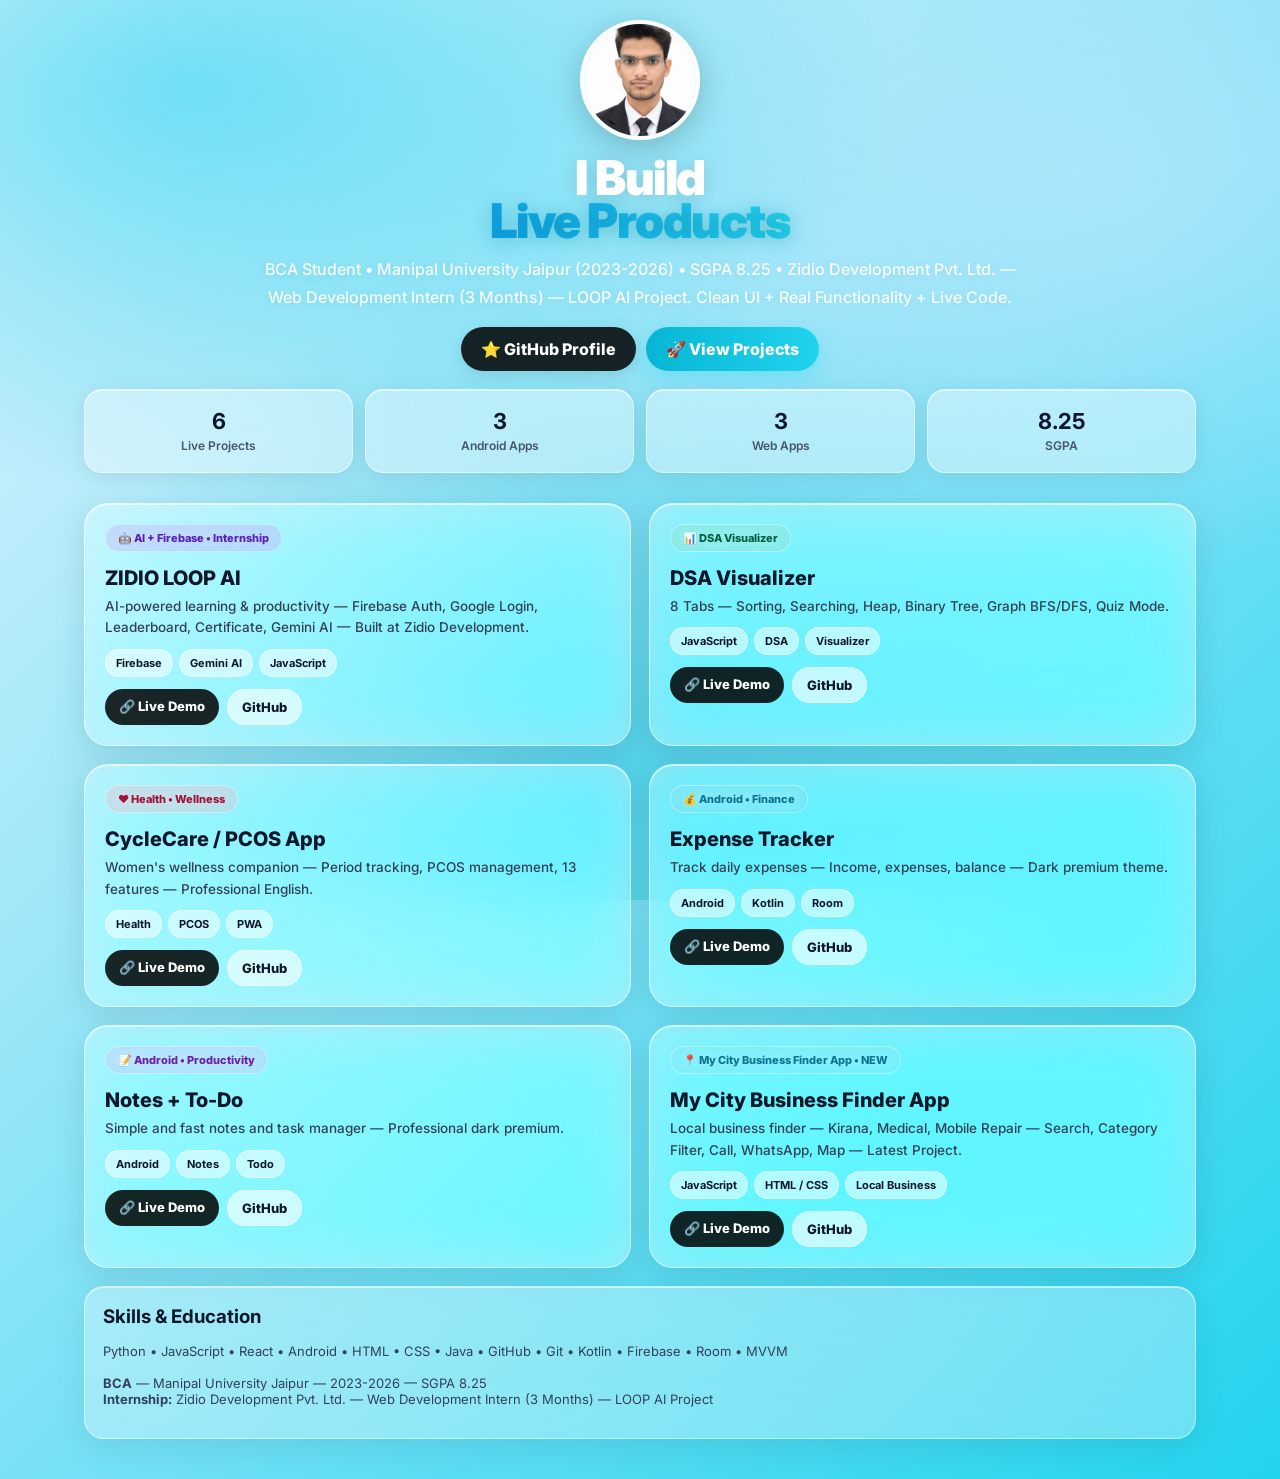
<file: index.html>
<!DOCTYPE html>
<html lang="en">
<head><style>
@font-face {
  font-family: "Optimistic";
  font-style: normal;
  font-weight: 400 600;
  font-display: swap;
  src: url("/fonts/OptimisticAI_VF_Optimized.woff2") format("woff2");
}
@font-face {
  font-family: "Optimistic Mono";
  font-style: normal;
  font-weight: 400;
  font-display: swap;
  src: url("/fonts/OptimisticMono_W_TextRegular.woff2") format("woff2");
}
:where(html) {
  font-family: "Optimistic", system-ui, sans-serif;
}
:where(code, pre, kbd, samp) {
  font-family: "Optimistic Mono", ui-monospace, monospace;
}
</style>
<meta charset="utf-8">
<meta name="viewport" content="width=device-width,initial-scale=1">
<title>Ammar Ahmed | Python | React | Android Developer</title>
<link rel="stylesheet" href="style.css">
</head>
<body>
<div class="hero">
<img src="profile.jpg" alt="Ammar Ahmed" style="width:120px;height:120px;border-radius:50%;object-fit:cover;border:4px solid #fff;box-shadow:0 8px 32px rgba(0,0,0,.2);margin:0 auto 16px;display:block">
<h1>I Build<br><span>Live Products</span></h1>
<p>BCA Student • Manipal University Jaipur (2023-2026) • SGPA 8.25 • Zidio Development Pvt. Ltd. — Web Development Intern (3 Months) — LOOP AI Project. Clean UI + Real Functionality + Live Code.</p>
<div class="btns"><a class="btn dark" href="https://github.com/AmmarAhmed-star" target="_blank">⭐ GitHub Profile</a><a class="btn aqua" href="#projects">🚀 View Projects</a></div>
<div class="stats"><div class="stat"><b>6</b><span>Live Projects</span></div><div class="stat"><b>3</b><span>Android Apps</span></div><div class="stat"><b>3</b><span>Web Apps</span></div><div class="stat"><b>8.25</b><span>SGPA</span></div></div>
</div>
<div class="wrap" id="projects">
<div class="grid">
<div class="card"><span class="badge ai">🤖 AI + Firebase • Internship</span><h3>ZIDIO LOOP AI</h3><p>AI-powered learning & productivity — Firebase Auth, Google Login, Leaderboard, Certificate, Gemini AI — Built at Zidio Development.</p><div class="tags"><span class="tag">Firebase</span><span class="tag">Gemini AI</span><span class="tag">JavaScript</span></div><div class="links"><a href="https://ammarahmed-star.github.io/ZIDIO-LOOP-Projects/" target="_blank">🔗 Live Demo</a><a class="light" href="https://ammarahmed-star.github.io/ZIDIO-LOOP-Projects/" target="_blank">GitHub</a></div></div>
<div class="card"><span class="badge dsa">📊 DSA Visualizer</span><h3>DSA Visualizer</h3><p>8 Tabs — Sorting, Searching, Heap, Binary Tree, Graph BFS/DFS, Quiz Mode.</p><div class="tags"><span class="tag">JavaScript</span><span class="tag">DSA</span><span class="tag">Visualizer</span></div><div class="links"><a href="https://ammarahmed-star.github.io/DSA---Visualizer/" target="_blank">🔗 Live Demo</a><a class="light" href="https://github.com/AmmarAhmed-star/DSA---Visualizer" target="_blank">GitHub</a></div></div>
<div class="card"><span class="badge health">❤️ Health • Wellness</span><h3>CycleCare / PCOS App</h3><p>Women's wellness companion — Period tracking, PCOS management, 13 features — Professional English.</p><div class="tags"><span class="tag">Health</span><span class="tag">PCOS</span><span class="tag">PWA</span></div><div class="links"><a href="https://ammarahmed-star.github.io/PCOS---Management---Application/" target="_blank">🔗 Live Demo</a><a class="light" href="https://github.com/AmmarAhmed-star/PCOS---Management---Application" target="_blank">GitHub</a></div></div>
<div class="card"><span class="badge expense">💰 Android • Finance</span><h3>Expense Tracker</h3><p>Track daily expenses — Income, expenses, balance — Dark premium theme.</p><div class="tags"><span class="tag">Android</span><span class="tag">Kotlin</span><span class="tag">Room</span></div><div class="links"><a href="https://ammarahmed-star.github.io/Android-Expense-Tracker/" target="_blank">🔗 Live Demo</a><a class="light" href="https://ammarahmed-star.github.io/Android-Expense-Tracker/" target="_blank">GitHub</a></div></div>
<div class="card"><span class="badge todo">📝 Android • Productivity</span><h3>Notes + To-Do</h3><p>Simple and fast notes and task manager — Professional dark premium.</p><div class="tags"><span class="tag">Android</span><span class="tag">Notes</span><span class="tag">Todo</span></div><div class="links"><a href="https://ammarahmed-star.github.io/Android-Note-Todo-application/" target="_blank">🔗 Live Demo</a><a class="light" href="https://github.com/AmmarAhmed-star/Android-Note-Todo-application/" target="_blank">GitHub</a></div></div>
<div class="card"><span class="badge local">📍 My City Business Finder App • NEW</span><h3>My City Business Finder App</h3><p>Local business finder — Kirana, Medical, Mobile Repair — Search, Category Filter, Call, WhatsApp, Map — Latest Project.</p><div class="tags"><span class="tag">JavaScript</span><span class="tag">HTML / CSS</span><span class="tag">Local Business</span></div><div class="links"><a href="https://ammarahmed-star.github.io/My-City-Business-Finder-App/" target="_blank">🔗 Live Demo</a><a class="light" href="https://ammarahmed-star.github.io/My-City-Business-Finder-App/" target="_blank">GitHub</a></div></div>
</div>
<div class="section"><h3 style="margin:0">Skills & Education</h3><p style="color:#334155;font-size:13px;line-height:1.6">Python • JavaScript • React • Android • HTML • CSS • Java • GitHub • Git • Kotlin • Firebase • Room • MVVM</p><p style="color:#334155;font-size:13px"><b>BCA</b> — Manipal University Jaipur — 2023-2026 — SGPA 8.25<br><b>Internship:</b> Zidio Development Pvt. Ltd. — Web Development Intern (3 Months) — LOOP AI Project</p></div>
</div>
<script>(function(){var loc=location.href.replace(/#.*$/,"");var ATTR_NAMES=["data-product-id","data-productid","data-product_id","product-id","productid","product_id","data-source-entity-id","source-entity-id","source_entity_id","data-product","data-metadata","data-meta"];var DATASET_KEYS=["productId","productid","product_id","sourceEntityId","sourceentityid","source_entity_id","product","metadata","meta"];function readProductId(value){if(typeof value!=="string"||value.length===0)return null;if(/^[0-9]{6,}$/.test(value))return value;var match=value.match(/(?:product(?:_|-)?id|source(?:_|-)?entity(?:_|-)?id)["'=:\s]+([0-9]{6,})/i);return match?match[1]:null}function extractProductId(start){for(var node=start;node&&node!==document.body;node=node.parentElement){for(var i=0;i<ATTR_NAMES.length;i++){var attrValue=node.getAttribute&&node.getAttribute(ATTR_NAMES[i]);var attrProductId=readProductId(attrValue);if(attrProductId)return attrProductId}var dataset=node.dataset||null;if(dataset){for(var j=0;j<DATASET_KEYS.length;j++){var dataValue=dataset[DATASET_KEYS[j]];var dataProductId=readProductId(dataValue);if(dataProductId)return dataProductId}}}return null}function isInlineMediaSlotElement(node){return !!(node&&node.getAttribute&&node.getAttribute("data-clippy-inline-media-slot")!==null)}function findInlineMediaSlot(start){for(var node=start;node&&node!==document.body;node=node.parentElement){if(isInlineMediaSlotElement(node))return node}return null}function readInlineMediaUrl(node){if(!node)return null;return node.getAttribute&&((node.getAttribute("data-clippy-inline-media-url")||node.getAttribute("data-url")||node.getAttribute("data_url")))||node.href||null}function stripHash(url){return String(url).replace(/#.*$/,"")}function urlsMatch(a,b){if(!a||!b)return false;try{return stripHash(new URL(a,loc).href)===stripHash(new URL(b,loc).href)}catch(_){return stripHash(a)===stripHash(b)}}function isFirstPartyReelUrl(value){try{var url=new URL(value,loc);if(url.protocol!=="https:")return false;var host=url.hostname.toLowerCase();var supported=host==="instagram.com"||host.endsWith(".instagram.com")||host==="facebook.com"||host.endsWith(".facebook.com");return supported&&/\/reels?\//i.test(url.pathname)}catch(_){return false}}function isInlineMediaUrlClick(node,href){var slot=findInlineMediaSlot(node);if(!slot)return false;var slotUrl=readInlineMediaUrl(slot);if(slotUrl)return urlsMatch(href,slotUrl);return isFirstPartyReelUrl(href)}function findDataHref(start){for(var node=start;node&&node!==document.body;node=node.parentElement){if(node.getAttribute){var href=node.getAttribute("data-href")||node.getAttribute("data-url");if(href)return{href:href,node:node}}}return null}var nativeOpen=window.open;window.open=function(url){if(parent!==window&&typeof url==="string"&&/^https?:\/\//.test(url)){parent.postMessage({type:"ecto:usercontent-link-click",href:url},"*");return null}return nativeOpen?nativeOpen.apply(window,arguments):null};document.addEventListener("click",function(e){var target=e.target instanceof Element?e.target:null;if(!target)return;if(parent===window)return;var a=target.closest?target.closest("a[href]"):null;if(a&&a.href&&/^https?:\/\//.test(a.href)&&a.href.replace(/#.*$/,"")!==loc){if(isInlineMediaUrlClick(a,a.href))return;var productId=extractProductId(target)||extractProductId(a);if(productId){e.preventDefault();parent.postMessage({type:"ecto-artifact-link-click",productId:productId},"*");return}e.preventDefault();parent.postMessage({type:"ecto:usercontent-link-click",href:a.href},"*");return}var dataHref=findDataHref(target);if(dataHref&&/^https?:\/\//.test(dataHref.href)&&dataHref.href.replace(/#.*$/,"")!==loc){if(isInlineMediaUrlClick(dataHref.node,dataHref.href))return;e.preventDefault();parent.postMessage({type:"ecto:usercontent-link-click",href:dataHref.href},"*")}},true)})();</script><script>(function(){var FOCUS_TYPE="ecto:artifact-focus-request";var CLOSE_TYPE="ecto:artifact-close-request";function focusArtifactDocument(){var body=document.body;if(!body)return;try{window.focus();}catch(e){}if(!body.hasAttribute("tabindex"))body.setAttribute("tabindex","-1");try{body.focus({preventScroll:true});}catch(e){try{body.focus();}catch(e2){}}}window.addEventListener("message",function(event){if(event.source!==window.parent)return;var data=event.data;if(!data||typeof data!=="object"||data.type!==FOCUS_TYPE)return;if(document.readyState==="loading"){document.addEventListener("DOMContentLoaded",focusArtifactDocument,{once:true});return;}focusArtifactDocument();});window.addEventListener("keydown",function(event){if(event.key!=="Escape")return;window.setTimeout(function(){if(event.defaultPrevented)return;window.parent.postMessage({type:CLOSE_TYPE},"*");},0);});})();</script></body>
</html>
</file>
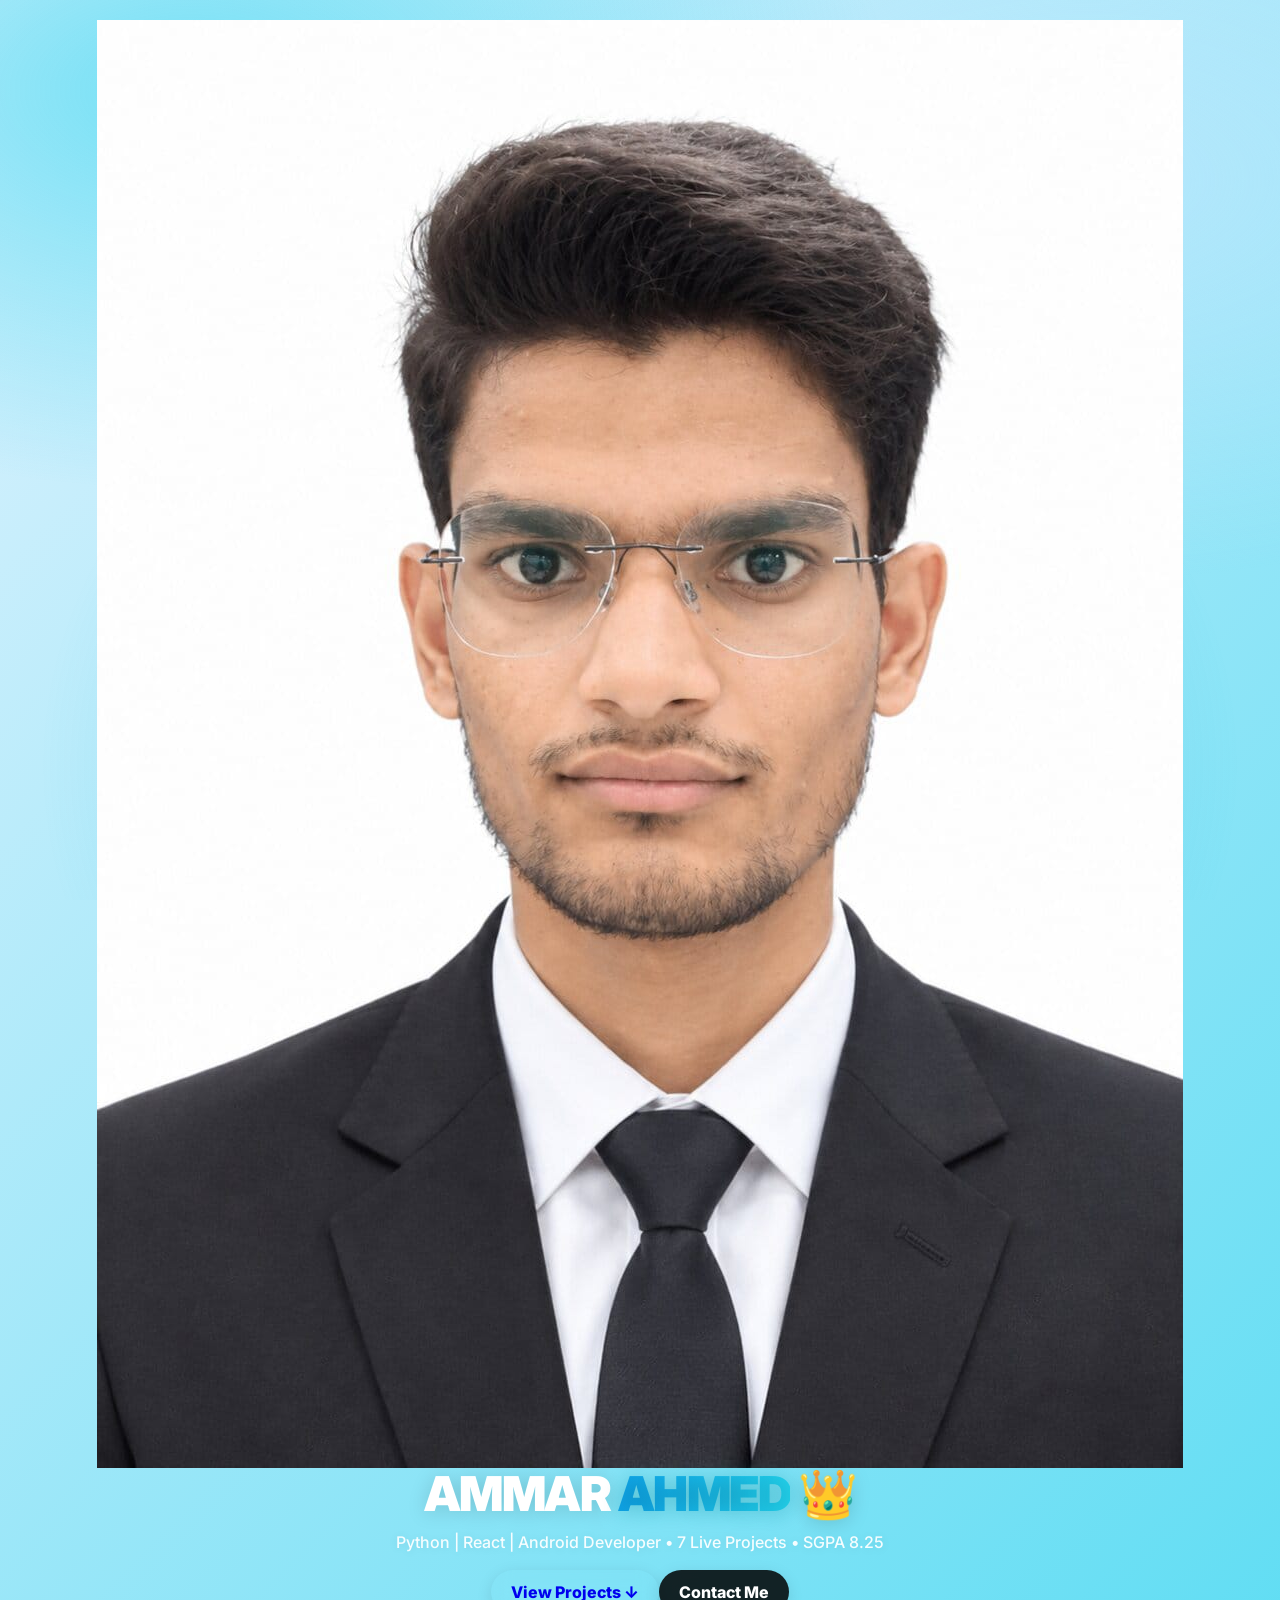
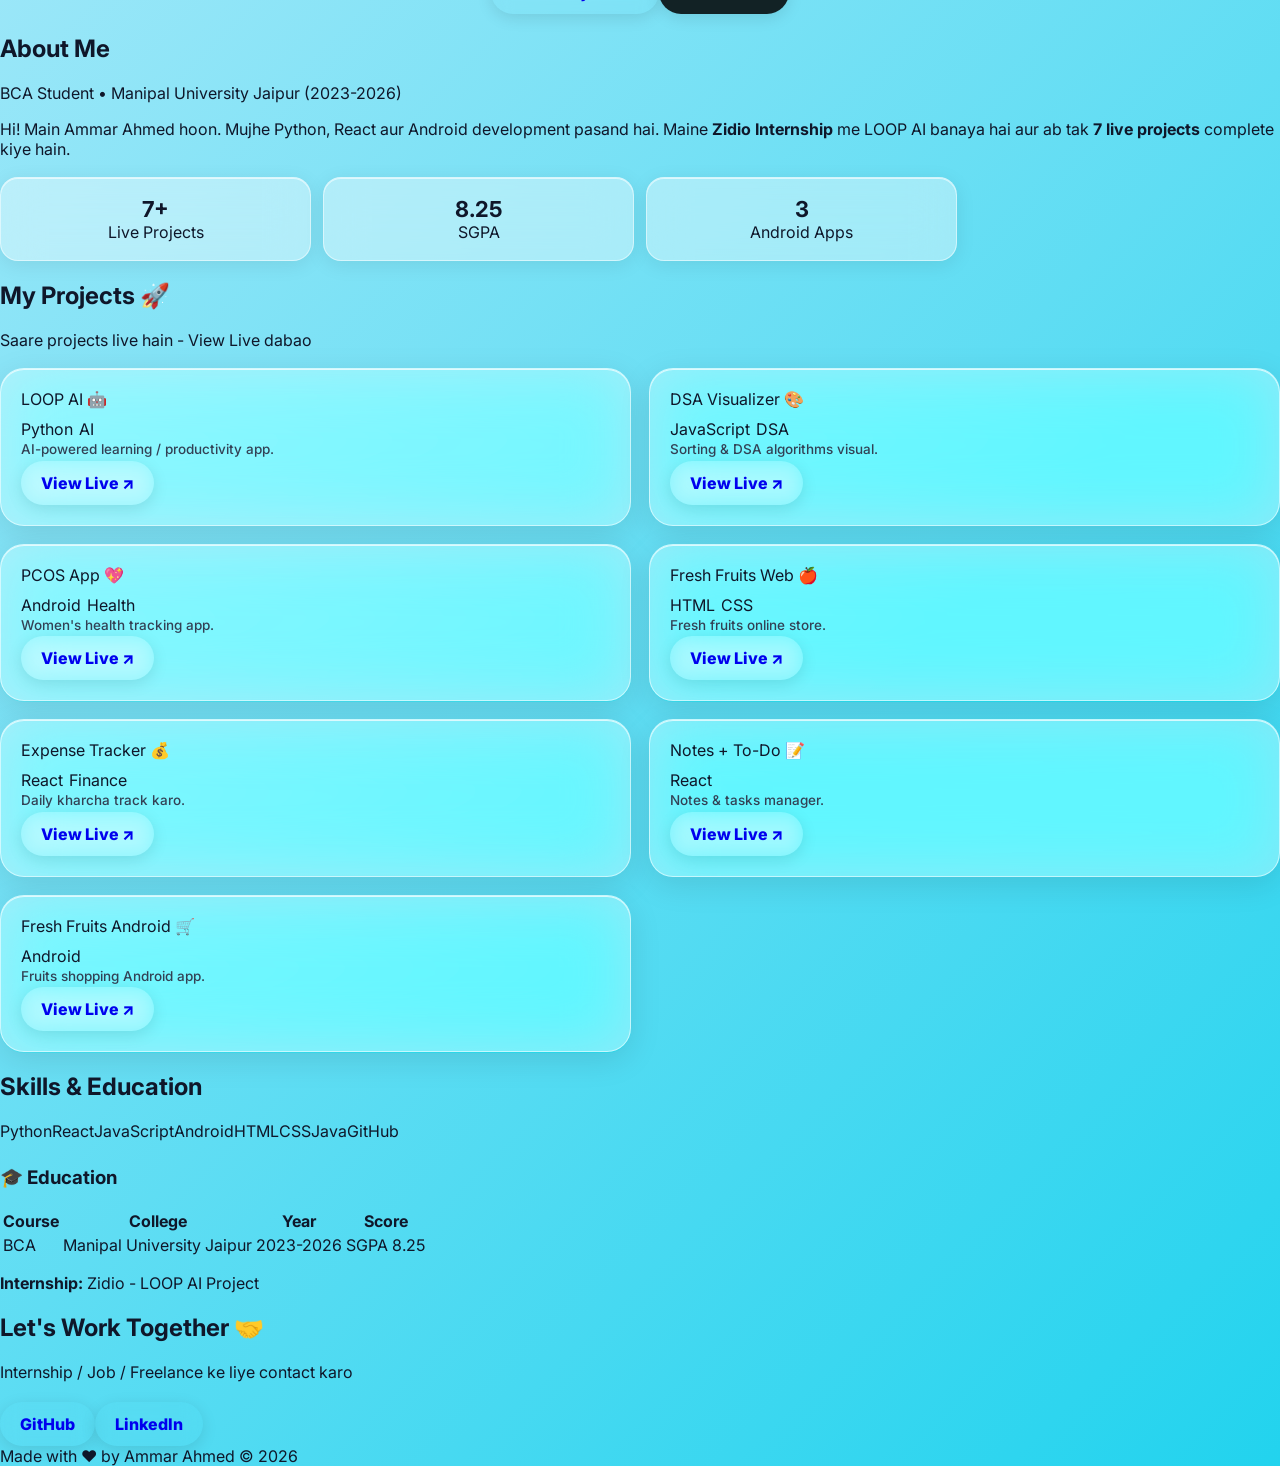
<file: Index.html.html>
<!DOCTYPE html>
<html lang="en">
<head>
<meta charset="UTF-8">
<meta name="viewport" content="width=device-width,initial-scale=1">
<title>Ammar Ahmed - Portfolio</title>
<link rel="stylesheet" href="style.css">
</head>
<body>
<header class="hero"><div class="container">
<img class="profile" src="profile.jpg" alt="Ammar Ahmed">
<h1>AMMAR <span>AHMED</span> 👑</h1>
<p class="tagline">Python | React | Android Developer • 7 Live Projects • SGPA 8.25</p>
<a class="btn" href="#projects">View Projects ↓</a><a class="btn dark" href="#contact">Contact Me</a>
</div></header>
<section><div class="container"><h2>About <span>Me</span></h2><p class="subtitle">BCA Student • Manipal University Jaipur (2023-2026)</p>
<div class="about-card"><p>Hi! Main Ammar Ahmed hoon. Mujhe Python, React aur Android development pasand hai. Maine <b>Zidio Internship</b> me LOOP AI banaya hai aur ab tak <b>7 live projects</b> complete kiye hain.</p>
<div class="stats"><div class="stat"><b>7+</b>Live Projects</div><div class="stat"><b>8.25</b>SGPA</div><div class="stat"><b>3</b>Android Apps</div></div></div></div></section>
<section id="projects"><div class="container"><h2>My <span>Projects</span> 🚀</h2><p class="subtitle">Saare projects live hain - View Live dabao</p><div class="grid">
<div class="card"><div class="card-top c1">LOOP AI 🤖</div><div class="card-body"><div class="tags"><span>Python</span><span>AI</span></div><p>AI-powered learning / productivity app.</p><a class="btn live" href="https://ammarahmed-star.github.io/loop-ai/" target="_blank">View Live ↗</a></div></div>
<div class="card"><div class="card-top c2">DSA Visualizer 🎨</div><div class="card-body"><div class="tags"><span>JavaScript</span><span>DSA</span></div><p>Sorting & DSA algorithms visual.</p><a class="btn live" href="#" target="_blank">View Live ↗</a></div></div>
<div class="card"><div class="card-top c3">PCOS App 💖</div><div class="card-body"><div class="tags"><span>Android</span><span>Health</span></div><p>Women's health tracking app.</p><a class="btn live" href="#" target="_blank">View Live ↗</a></div></div>
<div class="card"><div class="card-top c4">Fresh Fruits Web 🍎</div><div class="card-body"><div class="tags"><span>HTML</span><span>CSS</span></div><p>Fresh fruits online store.</p><a class="btn live" href="#" target="_blank">View Live ↗</a></div></div>
<div class="card"><div class="card-top c5">Expense Tracker 💰</div><div class="card-body"><div class="tags"><span>React</span><span>Finance</span></div><p>Daily kharcha track karo.</p><a class="btn live" href="#" target="_blank">View Live ↗</a></div></div>
<div class="card"><div class="card-top c6">Notes + To-Do 📝</div><div class="card-body"><div class="tags"><span>React</span></div><p>Notes & tasks manager.</p><a class="btn live" href="#" target="_blank">View Live ↗</a></div></div>
<div class="card"><div class="card-top c7">Fresh Fruits Android 🛒</div><div class="card-body"><div class="tags"><span>Android</span></div><p>Fruits shopping Android app.</p><a class="btn live" href="#" target="_blank">View Live ↗</a></div></div>
</div></div></section>
<section><div class="container"><h2>Skills <span>& Education</span></h2><div class="skills"><span>Python</span><span>React</span><span>JavaScript</span><span>Android</span><span>HTML</span><span>CSS</span><span>Java</span><span>GitHub</span></div>
<div class="edu-card" style="margin-top:25px"><h3>🎓 Education</h3><table><tr><th>Course</th><th>College</th><th>Year</th><th>Score</th></tr><tr><td>BCA</td><td>Manipal University Jaipur</td><td>2023-2026</td><td>SGPA 8.25</td></tr></table><p style="margin-top:15px"><b>Internship:</b> Zidio - LOOP AI Project</p></div></div></section>
<section id="contact"><div class="container"><div class="contact"><h2>Let's Work Together 🤝</h2><p style="margin:12px 0 20px">Internship / Job / Freelance ke liye contact karo</p><a class="btn" href="https://github.com/AmmarAhmed-star" target="_blank">GitHub</a><a class="btn" href="#">LinkedIn</a></div></div></section>
<footer>Made with ❤️ by Ammar Ahmed © 2026</footer>
</body></html>
</file>
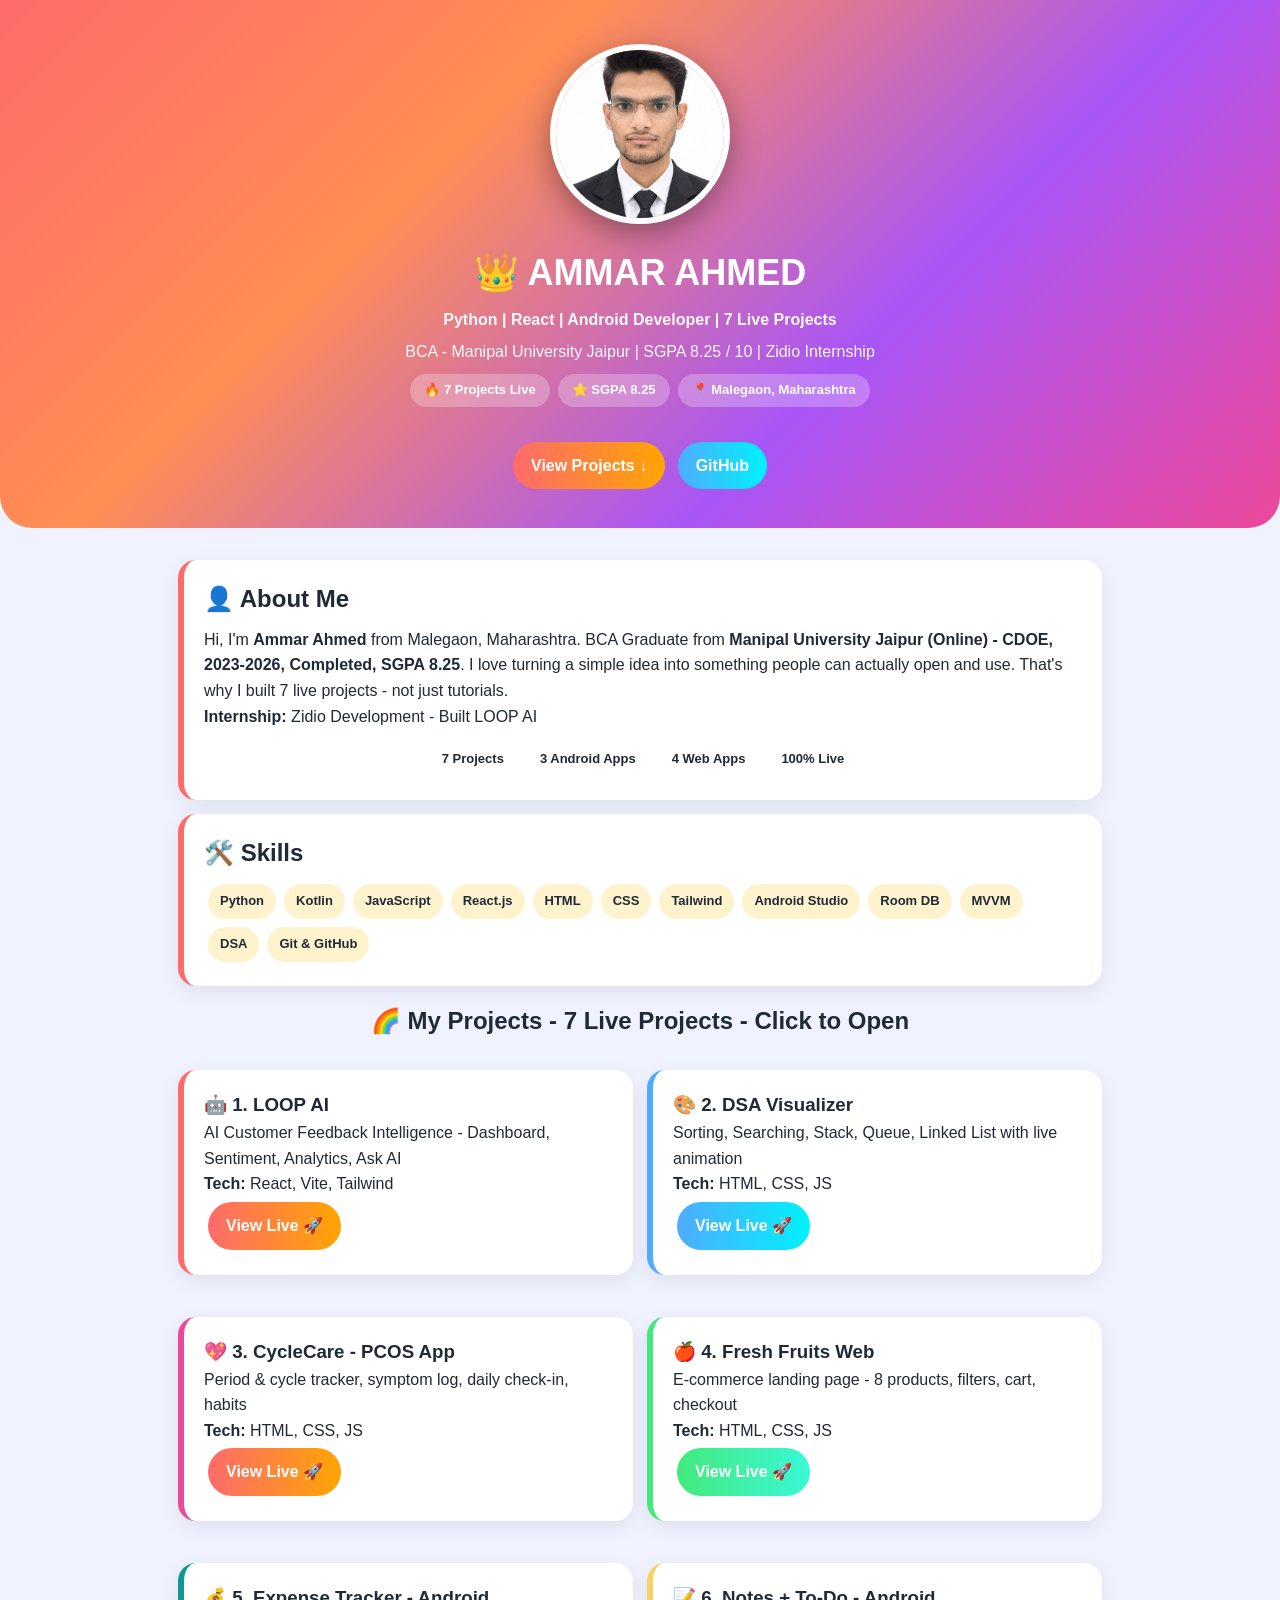
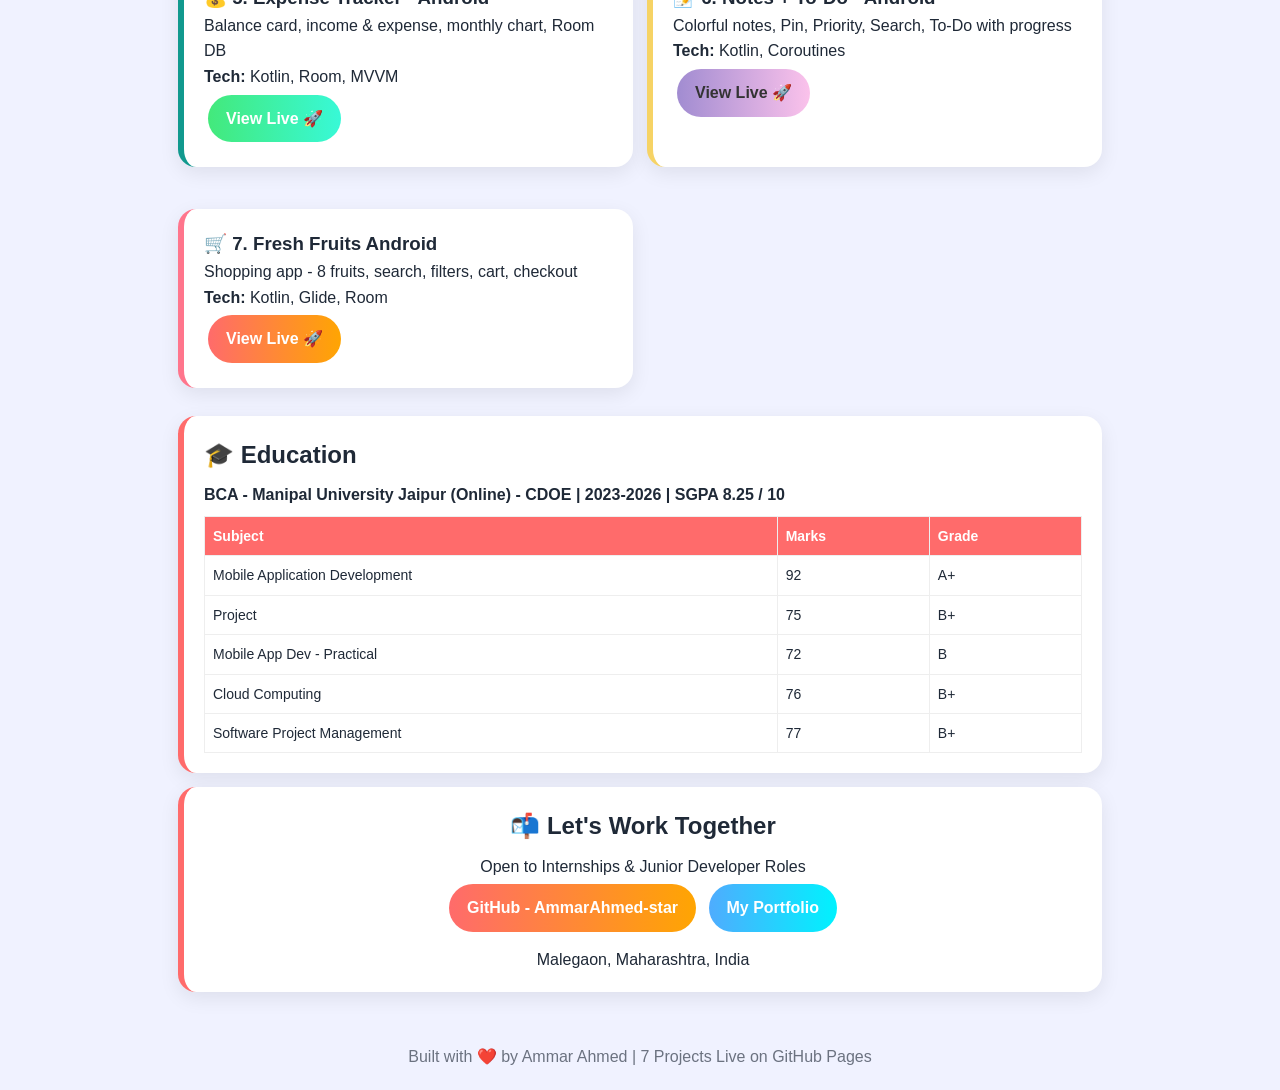
<file: Portfolio_x5f_index.html>
<!DOCTYPE html>
<html lang="en">
<head>
<meta charset="UTF-8">
<meta name="viewport" content="width=device-width, initial-scale=1.0">
<title>Ammar Ahmed - Portfolio | Python | React | Android Developer</title>
<style>
*{box-sizing:border-box;margin:0;padding:0}
body{font-family:'Segoe UI',Arial,sans-serif;background:#f0f2ff;color:#1f2937;line-height:1.6}
.hero{background:linear-gradient(135deg,#ff6b6b,#ff8e53,#a855f7,#ec4899);color:#fff;padding:44px 18px 34px;text-align:center;border-radius:0 0 32px 32px}
.hero img{width:180px;height:180px;object-fit:cover;border-radius:50%;border:6px solid #fff;box-shadow:0 10px 30px rgba(0,0,0,.35);background:#fff}
.hero h1{font-size:36px;margin-top:12px}
.hero p{opacity:.95;margin:6px 0}
.pill{display:inline-block;background:rgba(255,255,255,.25);padding:6px 14px;border-radius:999px;margin:4px;font-weight:700;font-size:13px}
.wrap{max-width:960px;margin:0 auto;padding:18px}
.card{background:#fff;border-radius:18px;padding:20px;margin:14px 0;box-shadow:0 6px 20px rgba(0,0,0,.08);border-left:6px solid #ff6b6b}
.card h2{margin-bottom:8px}
.btn{display:inline-block;background:linear-gradient(90deg,#ff6b6b,#ffa502);color:#fff !important;text-decoration:none;padding:11px 18px;border-radius:999px;font-weight:700;margin:5px 4px}
.btn.blue{background:linear-gradient(90deg,#4facfe,#00f2fe)}
.btn.green{background:linear-gradient(90deg,#43e97b,#38f9d7)}
.btn.purple{background:linear-gradient(90deg,#a18cd1,#fbc2eb);color:#333 !important}
.grid{display:grid;grid-template-columns:1fr 1fr;gap:14px}
.skill{display:inline-block;background:#fff3cd;padding:7px 12px;border-radius:999px;margin:4px;font-weight:700;font-size:13px}
table{width:100%;border-collapse:collapse;margin-top:8px}
td,th{border:1px solid #eee;padding:8px;text-align:left;font-size:14px}
th{background:#ff6b6b;color:#fff}
.footer{text-align:center;padding:20px;color:#6b7280}
@media(max-width:640px){.grid{grid-template-columns:1fr}.hero h1{font-size:28px}}
</style>
</head>
<body>
<div class="hero">
<img src="profile.jpg" alt="Ammar Ahmed" onerror="this.src='https://via.placeholder.com/180'">
<h1>👑 AMMAR AHMED</h1>
<p><b>Python | React | Android Developer | 7 Live Projects</b></p>
<p>BCA - Manipal University Jaipur | SGPA 8.25 / 10 | Zidio Internship</p>
<div><span class="pill">🔥 7 Projects Live</span><span class="pill">⭐ SGPA 8.25</span><span class="pill">📍 Malegaon, Maharashtra</span></div>
<br>
<a class="btn" href="#projects">View Projects ↓</a>
<a class="btn blue" href="https://github.com/AmmarAhmed-star" target="_blank">GitHub</a>
</div>

<div class="wrap">
<div class="card">
<h2>👤 About Me</h2>
<p>Hi, I'm <b>Ammar Ahmed</b> from Malegaon, Maharashtra. BCA Graduate from <b>Manipal University Jaipur (Online) - CDOE, 2023-2026, Completed, SGPA 8.25</b>. I love turning a simple idea into something people can actually open and use. That's why I built 7 live projects - not just tutorials.</p>
<p><b>Internship:</b> Zidio Development - Built LOOP AI</p>
<div style="text-align:center;margin-top:10px"><span class="pill">7 Projects</span><span class="pill">3 Android Apps</span><span class="pill">4 Web Apps</span><span class="pill">100% Live</span></div>
</div>

<div class="card">
<h2>🛠️ Skills</h2>
<span class="skill">Python</span><span class="skill">Kotlin</span><span class="skill">JavaScript</span><span class="skill">React.js</span><span class="skill">HTML</span><span class="skill">CSS</span><span class="skill">Tailwind</span><span class="skill">Android Studio</span><span class="skill">Room DB</span><span class="skill">MVVM</span><span class="skill">DSA</span><span class="skill">Git & GitHub</span>
</div>

<div id="projects">
<h2 style="text-align:center;margin:16px 0">🌈 My Projects - 7 Live Projects - Click to Open</h2>
<div class="grid">
<div class="card"><h3>🤖 1. LOOP AI</h3><p>AI Customer Feedback Intelligence - Dashboard, Sentiment, Analytics, Ask AI</p><p><b>Tech:</b> React, Vite, Tailwind</p><a class="btn" href="https://ammarahmed-star.github.io/ZIDIO-LOOP-Projects/" target="_blank">View Live 🚀</a></div>
<div class="card" style="border-color:#4facfe"><h3>🎨 2. DSA Visualizer</h3><p>Sorting, Searching, Stack, Queue, Linked List with live animation</p><p><b>Tech:</b> HTML, CSS, JS</p><a class="btn blue" href="https://ammarahmed-star.github.io/DSA---Visualizer/" target="_blank">View Live 🚀</a></div>
<div class="card" style="border-color:#ec4899"><h3>💖 3. CycleCare - PCOS App</h3><p>Period & cycle tracker, symptom log, daily check-in, habits</p><p><b>Tech:</b> HTML, CSS, JS</p><a class="btn" href="https://ammarahmed-star.github.io/PCOS---Management---Application/" target="_blank">View Live 🚀</a></div>
<div class="card" style="border-color:#43e97b"><h3>🍎 4. Fresh Fruits Web</h3><p>E-commerce landing page - 8 products, filters, cart, checkout</p><p><b>Tech:</b> HTML, CSS, JS</p><a class="btn green" href="https://ammarahmed-star.github.io/Fresh-Fruits-landing-page/" target="_blank">View Live 🚀</a></div>
<div class="card" style="border-color:#11998e"><h3>💰 5. Expense Tracker - Android</h3><p>Balance card, income & expense, monthly chart, Room DB</p><p><b>Tech:</b> Kotlin, Room, MVVM</p><a class="btn green" href="https://ammarahmed-star.github.io/Android-Expense-Tracker/" target="_blank">View Live 🚀</a></div>
<div class="card" style="border-color:#f6d365"><h3>📝 6. Notes + To-Do - Android</h3><p>Colorful notes, Pin, Priority, Search, To-Do with progress</p><p><b>Tech:</b> Kotlin, Coroutines</p><a class="btn purple" href="https://ammarahmed-star.github.io/Android-Note-Todo-application/" target="_blank">View Live 🚀</a></div>
<div class="card" style="border-color:#ff758c"><h3>🛒 7. Fresh Fruits Android</h3><p>Shopping app - 8 fruits, search, filters, cart, checkout</p><p><b>Tech:</b> Kotlin, Glide, Room</p><a class="btn" href="https://ammarahmed-star.github.io/Android-Fresh-Fruits-Application/" target="_blank">View Live 🚀</a></div>
</div>
</div>

<div class="card">
<h2>🎓 Education</h2>
<p><b>BCA - Manipal University Jaipur (Online) - CDOE | 2023-2026 | SGPA 8.25 / 10</b></p>
<table><tr><th>Subject</th><th>Marks</th><th>Grade</th></tr><tr><td>Mobile Application Development</td><td>92</td><td>A+</td></tr><tr><td>Project</td><td>75</td><td>B+</td></tr><tr><td>Mobile App Dev - Practical</td><td>72</td><td>B</td></tr><tr><td>Cloud Computing</td><td>76</td><td>B+</td></tr><tr><td>Software Project Management</td><td>77</td><td>B+</td></tr></table>
</div>

<div class="card" style="text-align:center">
<h2>📬 Let's Work Together</h2>
<p>Open to Internships & Junior Developer Roles</p>
<a class="btn" href="https://github.com/AmmarAhmed-star" target="_blank">GitHub - AmmarAhmed-star</a>
<a class="btn blue" href="https://ammarahmed-star.github.io/portfolio/" target="_blank">My Portfolio</a>
<p style="margin-top:10px">Malegaon, Maharashtra, India</p>
</div>

</div>
<div class="footer">Built with ❤️ by Ammar Ahmed | 7 Projects Live on GitHub Pages</div>
</body>
</html>
</file>
<file: style.css>
/* Aqua Blue Glass Theme #22D3EE - iOS Transparent - Portfolio- */
@import url('https://fonts.googleapis.com/css2?family=Inter:wght@400;600;800;900&display=swap');

*{box-sizing:border-box}

body{
  margin:0;
  font-family:Inter,system-ui,Segoe UI,Roboto,Arial;
  min-height:100vh;
  background:linear-gradient(135deg,#E0F2FE 0%,#22D3EE 100%);
  color:#0F172A;
  position:relative
}

body::before{
  content:'';
  position:fixed;
  inset:0;
  z-index:0;
  background:
    radial-gradient(700px 400px at 15% 10%,rgba(34,211,238,.55),transparent),
    radial-gradient(700px 400px at 85% 20%,rgba(186,230,253,.7),transparent),
    radial-gradient(600px 500px at 50% 85%,rgba(6,182,212,.35),transparent);
  pointer-events:none
}

body *{position:relative;z-index:1}

/* Nav - Glass */
.nav{
  position:sticky;
  top:0;
  z-index:20;
  display:flex;
  justify-content:space-between;
  align-items:center;
  padding:14px 22px;
  margin:14px;
  border-radius:20px;
  background:rgba(255,255,255,.30);
  backdrop-filter:blur(30px) saturate(180%);
  -webkit-backdrop-filter:blur(30px) saturate(180%);
  border:1px solid rgba(255,255,255,.5);
  box-shadow:0 8px 32px rgba(0,0,0,.12),inset 0 1px 0 rgba(255,255,255,.7)
}

.logo{font-weight:900;font-size:18px}
.logo span{color:#0EA5E9}

.badge-aqua{
  font-size:10px;
  padding:6px 12px;
  border-radius:999px;
  background:rgba(255,255,255,.45);
  backdrop-filter:blur(10px);
  border:1px solid rgba(255,255,255,.6);
  font-weight:800;
  letter-spacing:.5px
}

/* Hero */
.hero{
  max-width:1160px;
  margin:0 auto;
  padding:20px 24px 0;
  text-align:center
}

.hero h1{
  font-size:48px;
  margin:0;
  line-height:.9;
  letter-spacing:-1.5px;
  font-weight:900;
  color:#fff;
  text-shadow:0 2px 20px rgba(0,0,0,.15)
}

.hero h1 span{
  background:linear-gradient(90deg,#0EA5E9,#22D3EE);
  -webkit-background-clip:text;
  background-clip:text;
  color:transparent;
  filter:drop-shadow(0 2px 10px rgba(34,211,238,.3))
}

.hero p{
  color:rgba(255,255,255,.92);
  max-width:760px;
  margin:14px auto;
  line-height:1.7;
  font-weight:500;
  text-shadow:0 1px 10px rgba(0,0,0,.1)
}

/* Buttons */
.btns{display:flex;gap:10px;justify-content:center;flex-wrap:wrap;margin-top:16px}

.btn{
  padding:12px 20px;
  border-radius:999px;
  font-weight:800;
  border:0;
  cursor:pointer;
  text-decoration:none;
  display:inline-block;
  backdrop-filter:blur(10px);
  transition:.2s;
  box-shadow:0 4px 16px rgba(0,0,0,.1)
}

.btn.dark{background:rgba(0,0,0,.85);color:#fff}
.btn.aqua{background:linear-gradient(90deg,#06B6D4,#22D3EE);color:#fff;box-shadow:0 8px 20px rgba(34,211,238,.3)}
.btn:hover{transform:translateY(-2px)}

/* Wrap & Cards - Glass */
.wrap{max-width:1160px;margin:0 auto;padding:12px 24px 40px}
.grid{display:grid;grid-template-columns:1fr 1fr;gap:18px;margin-top:18px}

.card{
  background:rgba(255,255,255,.38);
  backdrop-filter:blur(30px) saturate(180%);
  -webkit-backdrop-filter:blur(30px) saturate(180%);
  border:1px solid rgba(255,255,255,.55);
  border-radius:24px;
  padding:20px;
  box-shadow:0 8px 32px rgba(0,0,0,.1),inset 0 1px 0 rgba(255,255,255,.7);
  transition:.25s
}

.card:hover{
  transform:translateY(-3px);
  background:rgba(255,255,255,.5);
  box-shadow:0 16px 40px rgba(0,0,0,.14),inset 0 1px 0 rgba(255,255,255,.8)
}

.badge{
  display:inline-block;
  padding:6px 12px;
  border-radius:999px;
  font-size:11px;
  font-weight:800;
  margin-bottom:8px;
  backdrop-filter:blur(10px);
  border:1px solid rgba(255,255,255,.4)
}

.badge.ai{background:rgba(124,58,237,.15);color:#5B21B6}
.badge.dsa{background:rgba(16,185,129,.15);color:#065F46}
.badge.health{background:rgba(244,63,94,.12);color:#9F1239}
.badge.expense{background:rgba(6,182,212,.15);color:#0E7490}
.badge.todo{background:rgba(168,85,247,.12);color:#6B21A8}
.badge.local{background:rgba(34,211,238,.2);color:#0E7490}

.card h3{margin:6px 0 6px;font-size:20px;font-weight:800}
.card p{color:#334155;font-size:13.5px;line-height:1.6;margin:0;font-weight:500}

.tags{margin-top:10px;display:flex;flex-wrap:wrap;gap:6px}
.tag{padding:6px 10px;background:rgba(255,255,255,.5);border:1px solid rgba(255,255,255,.6);border-radius:999px;font-size:11px;font-weight:700}

.links{margin-top:12px;display:flex;gap:8px;flex-wrap:wrap}
.links a{padding:9px 14px;border-radius:999px;background:rgba(0,0,0,.85);color:#fff;text-decoration:none;font-size:13px;font-weight:800}
.links a.light{background:rgba(255,255,255,.6);color:#0F172A;border:1px solid rgba(255,255,255,.6)}

/* Stats */
.stats{display:grid;grid-template-columns:repeat(4,1fr);gap:12px;margin-top:18px}
.stat{
  background:rgba(255,255,255,.38);
  backdrop-filter:blur(20px);
  border:1px solid rgba(255,255,255,.5);
  border-radius:18px;
  padding:18px;
  text-align:center;
  box-shadow:0 4px 20px rgba(0,0,0,.08),inset 0 1px 0 rgba(255,255,255,.6)
}
.stat b{font-size:22px;display:block}
.stat span{font-size:12px;color:#475569;font-weight:600}

/* Section */
.section{
  background:rgba(255,255,255,.30);
  backdrop-filter:blur(24px);
  border:1px solid rgba(255,255,255,.45);
  border-radius:20px;
  padding:18px;
  margin-top:18px;
  box-shadow:0 8px 32px rgba(0,0,0,.08),inset 0 1px 0 rgba(255,255,255,.6)
}

.footer{
  text-align:center;
  padding:28px;
  color:rgba(255,255,255,.85);
  font-size:13px;
  text-shadow:0 1px 8px rgba(0,0,0,.1)
}

@media(max-width:780px){
  .hero h1{font-size:34px}
  .grid,.stats{grid-template-columns:1fr}
}
</file>
